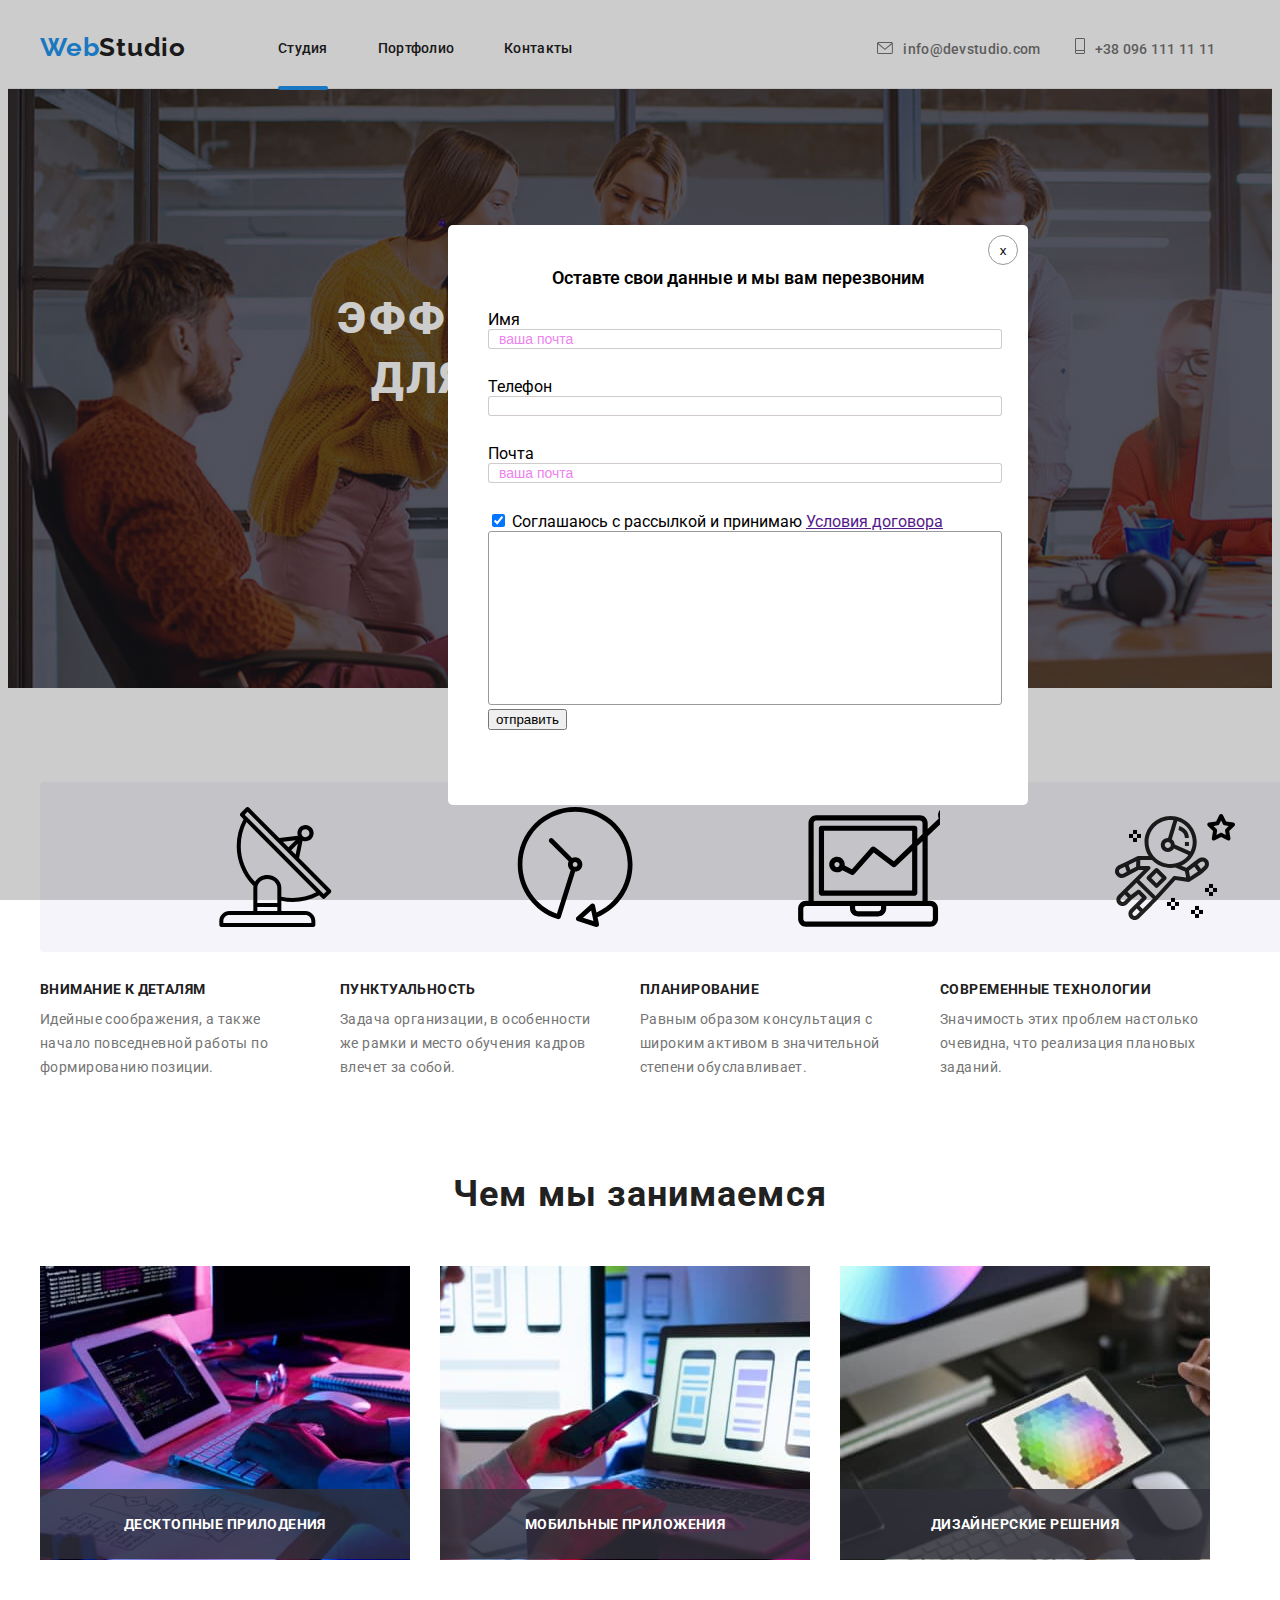
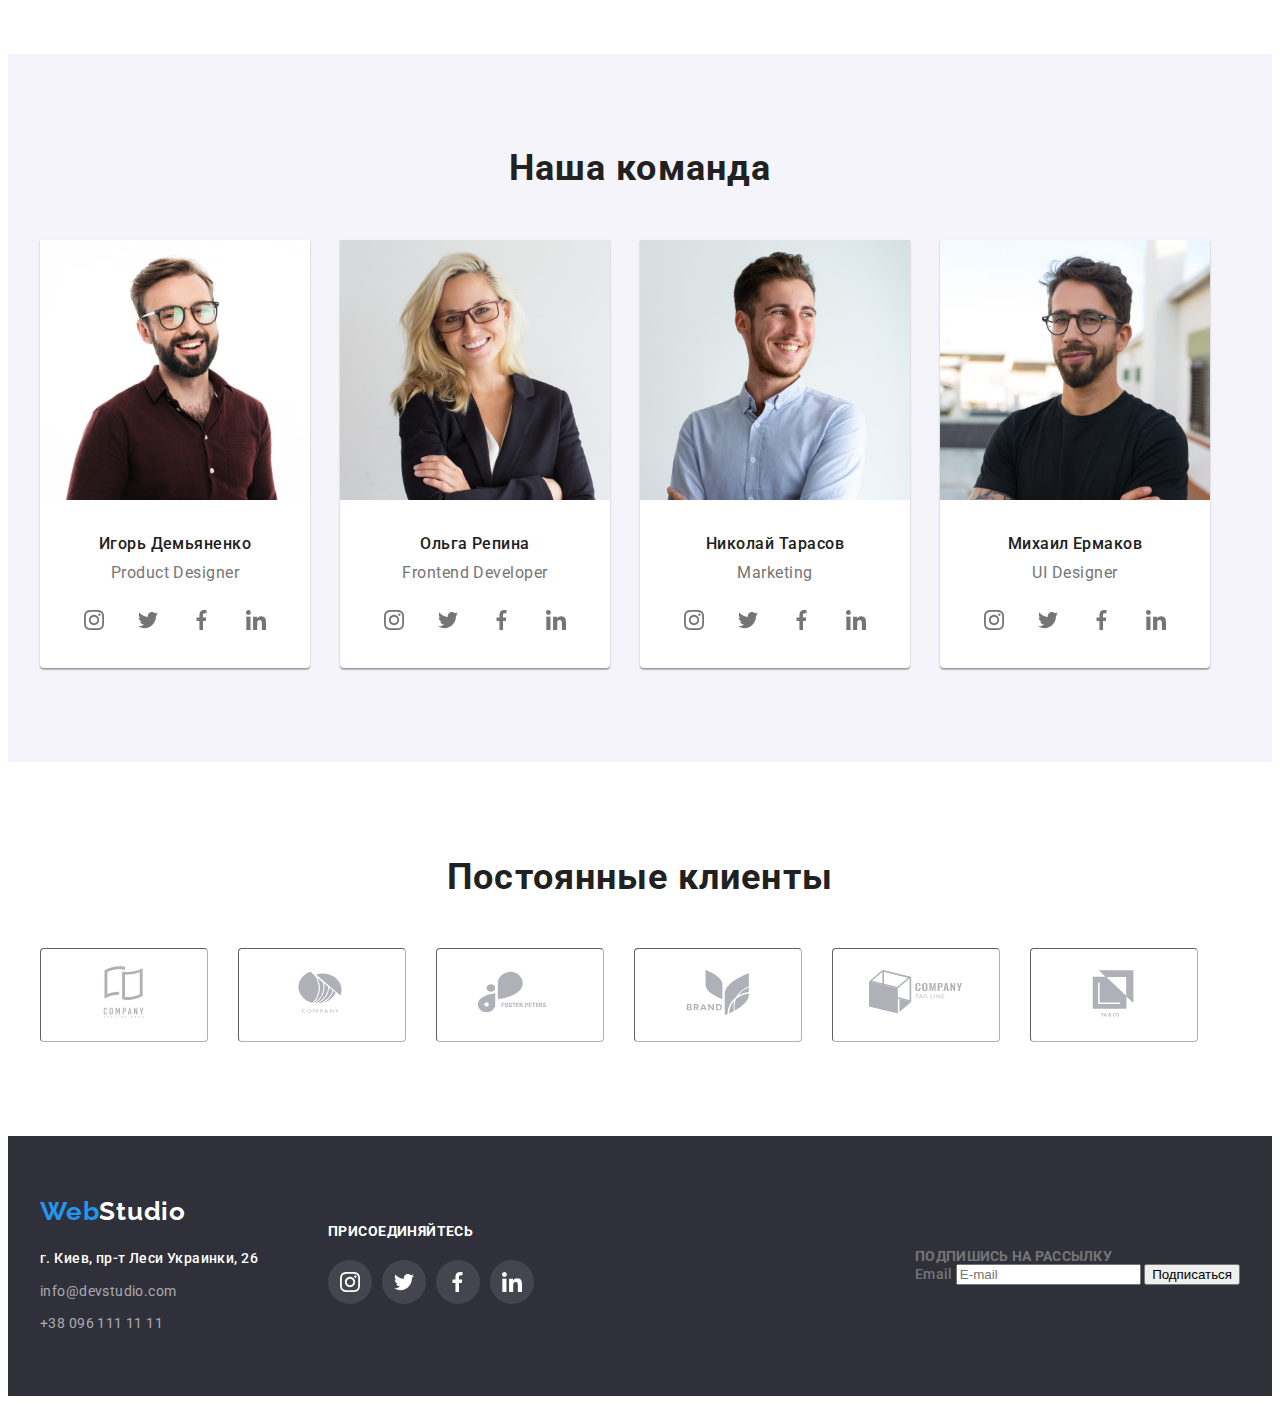
<file: index.html>
<!DOCTYPE html>
<html lang="ru">
<head>
    <meta charset="UTF-8">
    <meta http-equiv="X-UA-Compatible" content="IE=edge">
    <meta name="viewport" content="width=device-width, initial-scale=1.0">
    <title>Document</title>
    <link rel="preconnect" href="https://fonts.googleapis.com"> 
    <link rel="preconnect" href="https://fonts.gstatic.com" crossorigin> 
    <link href="https://fonts.googleapis.com/css2?family=Raleway:wght@700&family=Roboto:wght@400;500;700&display=swap" rel="stylesheet">
    <link rel="stylesheet" href="https://cdnjs.cloudflare.com/ajax/libs/modern-normalize/1.1.0/modern-normalize.min.css" integrity="sha512-wpPYUAdjBVSE4KJnH1VR1HeZfpl1ub8YT/NKx4PuQ5NmX2tKuGu6U/JRp5y+Y8XG2tV+wKQpNHVUX03MfMFn9Q==" crossorigin="anonymous" referrerpolicy="no-referrer" />
    <link rel="stylesheet" href="./css/style-2.css">
</head>
<body class="text-tiple">
    <!--Шапка class="link"-->
    <header class="header">

        <div class="header-container">
            
        <a href="./index.html" class="header-logo link"><span class="color-logo">Web</span>Studio</a>
        
        <nav class="header-nav">
            
             <ul class="header-list list">
                <li class="header-item"><a href="" class="header-link link current ">Студия</a></li>
                <li class="header-item"><a href="./portfolio.html" class="header-link activ link">Портфолио</a></li>
                <li class="header-item"><a href="" class="header-link link">Контакты</a></li>

            </ul>
        </nav>
        <div class="herader-mail-tel">
            <a class="header-mail list link header-link" href="mailto:info@devstudio.com">
            <svg class="mail-icon" width="16" height="12">
                    <use href="./img/symbol-defs.svg#icon-meil-svg"></use>
                </svg>info@devstudio.com</a>
            <a class="header-tel list link header-link" href="tel:+38 096 111 11 11"><svg class="tel-icon" width="10" height="16">
            <use href="./img/symbol-defs.svg#icon-tel-svg"></use>
        </svg>+38 096 111 11 11</a>
        </div>
                
        
 </div>
    </header>
    
 <!--Баннер-->  

 <main class="main">
    <section class="hiro-section">
        <div class="hiro-content">
            <h1 class="hiro-text">Эффективные решения для вашего бизнеса</h1>
            <button class="button" data-modal-open type="button">Заказать услугу</button> 
        </div>
    </section>

<!--Особенности-->
    <section class="unique-section">
        <div class="container">
            <ul class="link list unique-container">
                <li class="unique-list">
                    <svg class="section-box-svg" width="70" height="70">
                        <use href="./img/symbol-defs.svg#icon-Vector-1"></use>
                    </svg>
                    <h3 class="section-title">Внимание к деталям</h3>
                    <p class="section-text">Идейные соображения, а также начало повседневной работы по формированию позиции.</p>
                </li>
                <li class="unique-list">
                    <svg class="section-box-svg" width="70" height="70">
                        <use href="./img/symbol-defs.svg#icon-Vector-2"></use>
                    </svg>
                    <h3 class="section-title">Пунктуальность</h3> 
                    <p class="section-text">Задача организации, в особенности же рамки и место обучения кадров влечет за собой.</p>
                </li>
                <li class="unique-list">
                    <svg class="section-box-svg" width="70" height="70">
                        <use href="./img/symbol-defs.svg#icon-Vector-3"></use>
                    </svg>
                    <h3 class="section-title">Планирование</h3>
                    <p class="section-text">Равным образом консультация с широким активом в значительной степени обуславливает.</p>
                </li>
                <li class="unique-list">
                    <svg class="section-box-svg" width="70" height="70">
                        <use href="./img/symbol-defs.svg#icon-Vector-4"></use>
                    </svg>
                    <h3 class="section-title">Современные технологии</h3>
                    <p class="section-text">Значимость этих проблем настолько очевидна, что реализация плановых заданий.</p>
                </li>
            </ul>
        </div>

    </section>

<!--Чем мы занимаемся-->

    <section class="activity-section">
        <div class="container">
            <h2 class="activity-title">Чем мы занимаемся</h2>

            <ul class="activity-link list link">
                
        <li class="section-img">
             <img src="./img/box-1.jpg" width="370" alt="схема планшет и клавиатура">
             <div class="section-box-img"><h4 class="text-activity-imag">ДЕСКТОПНЫЕ ПРИЛОДЕНИЯ</h4></div>
            
        </li>
        <li class="section-img klon">
            <img src="./img/box-2.jpg" width="370" alt="ноутбук и телефон">
            <div class="section-box-img"><h4 class="text-activity-imag">МОБИЛЬНЫЕ ПРИЛОЖЕНИЯ</h4></div>
            
        </li>
        <li class="section-img">
            <img src="./img/box-3.jpg" width="370" alt="планшет с цветовой диаграммой">
            <div class="section-box-img"><h4 class="text-activity-imag">ДИЗАЙНЕРСКИЕ РЕШЕНИЯ</h4></div>
            
        </li>

            </ul>
        </div>
    </section>

    <!--Наша команда-->
    
    <section class="comyuniti-section">
    <div class="container">
        <h2 class="comyuniti-title">Наша команда</h2>
        <ul class="list link photo-box">
         <li class="photo-card">
            <img src="./img/team-card-1.jpg" width="270" alt="Игорь Демьяненко">
            <div class="name-box">
            <h3 class="neame-title">Игорь Демьяненко</h3>
            <p class="neame-text" lang="en">Product Designer</p>
            <ul class="social-master-list list ">
                <li class="master-social-item">
                    <a href="" class="master-social-link">
                        <svg class="master-social-icon" width="20" height="20">
                            <use href="./img/symbol-defs.svg#icon-instagram"></use>
                        </svg>
                    </a>
                </li>
                <li class="master-social-item">
                    <a href="" class="master-social-link">
                        <svg class="master-social-icon" width="20" height="20">
                            <use href="./img/symbol-defs.svg#icon-twitter"></use>
                        </svg>
                    </a>
                </li>
                <li class="master-social-item">
                    <a href="" class="master-social-link">
                            <svg class="master-social-icon" width="20" height="20">
                                <use href="./img/symbol-defs.svg#icon-facebook"></use>
                            </svg>
                        </a>
                </li>
                <li class="master-social-item">
                    <a href="" class="master-social-link">
                        <svg class="master-social-icon" width="20" height="20">
                            <use href="./img/symbol-defs.svg#icon-linkedin"></use>
                        </svg>
                    </a>
                </li>
            </ul>
            </div>
            
         </li>
        <li class="photo-card">
            <img src="./img/team-card-2.jpg" width="270" alt="Ольга Репина"> 
        <div class="name-box"> 
            <h3 class="neame-title">Ольга Репина</h3>
            <p class="neame-text" lang="en">Frontend Developer</p>
            <ul class="social-master-list list ">
                <li class="master-social-item">
                    <a href="" class="master-social-link">
                        <svg class="master-social-icon" width="20" height="20">
                            <use href="./img/symbol-defs.svg#icon-instagram"></use>
                        </svg>
                    </a>
                </li>
                <li class="master-social-item">
                    <a href="" class="master-social-link">
                        <svg class="master-social-icon" width="20" height="20">
                            <use href="./img/symbol-defs.svg#icon-twitter"></use>
                        </svg>
                    </a>
                </li>
                <li class="master-social-item">
                    <a href="" class="master-social-link">
                            <svg class="master-social-icon" width="20" height="20">
                                <use href="./img/symbol-defs.svg#icon-facebook"></use>
                            </svg>
                        </a>
                </li>
                <li class="master-social-item">
                    <a href="" class="master-social-link">
                        <svg class="master-social-icon" width="20" height="20">
                            <use href="./img/symbol-defs.svg#icon-linkedin"></use>
                        </svg>
                    </a>
                </li>
            </ul>
        </div>
         </li>
         <li class="photo-card">
        <img src="./img/team-card-3.jpg" width="270" alt="Николай Тарасов">
        <div class="name-box">
            <h3 class="neame-title">Николай Тарасов</h3>
            <p class="neame-text" lang="en">Marketing</p>
            <ul class="social-master-list list ">
                <li class="master-social-item">
                    <a href="" class="master-social-link">
                        <svg class="master-social-icon" width="20" height="20">
                            <use href="./img/symbol-defs.svg#icon-instagram"></use>
                        </svg>
                    </a>
                </li>
                <li class="master-social-item">
                    <a href="" class="master-social-link">
                        <svg class="master-social-icon" width="20" height="20">
                            <use href="./img/symbol-defs.svg#icon-twitter"></use>
                        </svg>
                    </a>
                </li>
                <li class="master-social-item">
                    <a href="" class="master-social-link">
                            <svg class="master-social-icon" width="20" height="20">
                                <use href="./img/symbol-defs.svg#icon-facebook"></use>
                            </svg>
                        </a>
                </li>
                <li class="master-social-item">
                    <a href="" class="master-social-link">
                        <svg class="master-social-icon" width="20" height="20">
                            <use href="./img/symbol-defs.svg#icon-linkedin"></use>
                        </svg>
                    </a>
                </li>
            </ul>
        </div>
        
         </li>     
         <li class="photo-card">
            <img src="./img/team-card-4.jpg" width="270" alt="Михаил Ермаков">
        <div class="name-box">
            <h3 class="neame-title">Михаил Ермаков</h3>
            <p class="neame-text" lang="en">UI Designer</p>
            <ul class="social-master-list list ">
            <li class="master-social-item">
                <a href="" class="master-social-link">
                    <svg class="master-social-icon" width="20" height="20">
                        <use href="./img/symbol-defs.svg#icon-instagram"></use>
                    </svg>
                </a>
            </li>
            <li class="master-social-item">
                <a href="" class="master-social-link">
                    <svg class="master-social-icon" width="20" height="20">
                        <use href="./img/symbol-defs.svg#icon-twitter"></use>
                    </svg>
                </a>
            </li>
            <li class="master-social-item">
                <a href="" class="master-social-link">
                        <svg class="master-social-icon" width="20" height="20">
                            <use href="./img/symbol-defs.svg#icon-facebook"></use>
                        </svg>
                    </a>
            </li>
            <li class="master-social-item">
                <a href="" class="master-social-link">
                    <svg class="master-social-icon" width="20" height="20">
                        <use href="./img/symbol-defs.svg#icon-linkedin"></use>
                    </svg>
                </a>
            </li>
        </ul>
        </div>
         </li>   
        </ul>
      </div>
    </section>
    </main>

<!-- Партнери -->
<section class="partner-section">
    <div class="container">

        <h2 class="partner-title">Постоянные клиенты</h2>

    <ul class="partner-section-svg list">

        <li class="partner-box-svg list">
            <svg class="partner-master-svg" width="106" height="60">
     <use href="./img/symbol-defs.svg#icon-Logo-1"></use>
            </svg>
        </li>
        <li class="partner-box-svg list">
        <a href=""class="partner-link-icon"></a>
        <svg class="partner-master-svg" width="106" height="60">
     <use href="./img/symbol-defs.svg#icon-Logo-2"></use>
            </svg>
        </li>
        <li class="partner-box-svg list">
        <a href=""class="partner-link-icon"></a>
        <svg class="partner-master-svg" width="106" height="60">
     <use href="./img/symbol-defs.svg#icon-Logo-3"></use>
            </svg>
        </li>
        <li class="partner-box-svg list">
        <a href=""class="partner-link-icon"></a>
        <svg class="partner-master-svg" width="106" height="60">
     <use href="./img/symbol-defs.svg#icon-Logo-4"></use>
            </svg>
        </li>
        <li class="partner-box-svg list">
    <a href=""class="partner-link-icon"></a> 
    <svg class="partner-master-svg" width="106" height="60">
    <use href="./img/symbol-defs.svg#icon-Logo-5"></use>
            </svg>
        </li>
        <li class="partner-box-svg list">
    <a href=""class="partner-link-icon"></a>   
    <svg class="partner-master-svg" width="106" height="60">
    <use href="./img/symbol-defs.svg#icon-Logo-6"></use>
            </svg>
        </li>
    </ul>
</div>
</section>
 
    <!--Footer-->
    <footer class="footer-link">
        <div class="footer-box-container">
            <div class="footer-container">
                <a href="./index.html" class="footer-logo link"><span class="color-logo">Web</span>Studio</a>
                <ul class="list footer-box">
                    <li class="footer-tex" ><a href="https://goo.gl/maps/DpGukCZTiWmog6uS7" class="gps-nav link"
                        target="blank" class="link">г. Киев, пр-т Леси Украинки, 26</a></li>
                    <li class="footer-tex"><a class="footer-list link" href="mailto:info@devstudio.com">info@devstudio.com</a></li>
                    <li class="footer-tex"><a href="tel:+38 096 111 11 11" class="footer-list link">+38 096 111 11 11</a></li>
                </ul>   
            </div>
        
            <div class="footerl-social">
                <h4 class="footer-invitation">присоединяйтесь</h4>
                <ul class="footer-master-list list ">
                    <li class="footer-social-item">
                        <a href="" class="footer-social-link">
                            <svg class="footer-social-icon" width="20" height="20">
                                <use href="./img/symbol-defs.svg#icon-instagram"></use>
                            </svg>
                        </a>
                    </li>
                    <li class="footer-social-item">
                        <a href="" class="footer-social-link">
                            <svg class="footer-social-icon" width="20" height="20">
                                <use href="./img/symbol-defs.svg#icon-twitter"></use>
                            </svg>
                        </a>
                    </li>
                    <li class="footer-social-item">
                        <a href="" class="footer-social-link">
                                <svg class="footer-social-icon" width="20" height="20">
                                    <use href="./img/symbol-defs.svg#icon-facebook"></use>
                                </svg>
                            </a>
                    </li>
                    <li class="footer-social-item">
                        <a href="" class="footer-social-link">
                            <svg class="footer-social-icon" width="20" height="20">
                                <use href="./img/symbol-defs.svg#icon-linkedin"></use>
                            </svg>
                        </a>
                    </li>
                </ul>
            </div>

            <div class="subscription">
                <h4>ПОДПИШИСЬ НА РАССЫЛКУ</h4>
                <label>
                    Email
                    <input type="text" name="" placeholder="E-mail"/>
                  </label>
                  <button type="submit">Подписаться</button>
                </form>

            </div>
        </div>
   
    </footer>
      <!-- MODAL -->
     <div class="baskdrob" data-modal>
         <div class="modal">
            <button type="button" data-modal-close class="modal-clouse-btn">x</button>
            <p class="modal-titel">Оставте свои данные и мы вам перезвоним </p> 
            <div class="modal-file">
            <form action="# " class="modal-form">
                <label for="usar name">Имя<input
                    type="text" E
                    class="modal-input"
                    placeholder="ваша почта"
                    name="user-name"
                    minlength=""
                    id="user email"
                       /></label>
                
                   <label for="number">Телефон</label>
                    <input 
                    type="number" 
                    class="modal-input"
                    placeholder=""
                    name="user-name"
                    required
                     /><label for="email">Почта<input 
                        type="email" 
                        class="modal-input"
                        placeholder="ваша почта"
                        name="user-name"
                        required
                        /></label>
                     
                     <label>
                        <input type="checkbox" name="hobby" value="music" checked />
                        Соглашаюсь с рассылкой и принимаю
                        <a href="">Условия договора</a> 
                      </label>


                <textarea 
                name="user text" 
                id="user text" 
                cols="30" 
                rows="10" 
                class="modal-text"></textarea>
              
                <button type="cumbit">отправить</button>
                
            </form>
         </div>
         
     </div>
     <script src="./js/modal.js"></script>

 
</body>
</html>
</file>
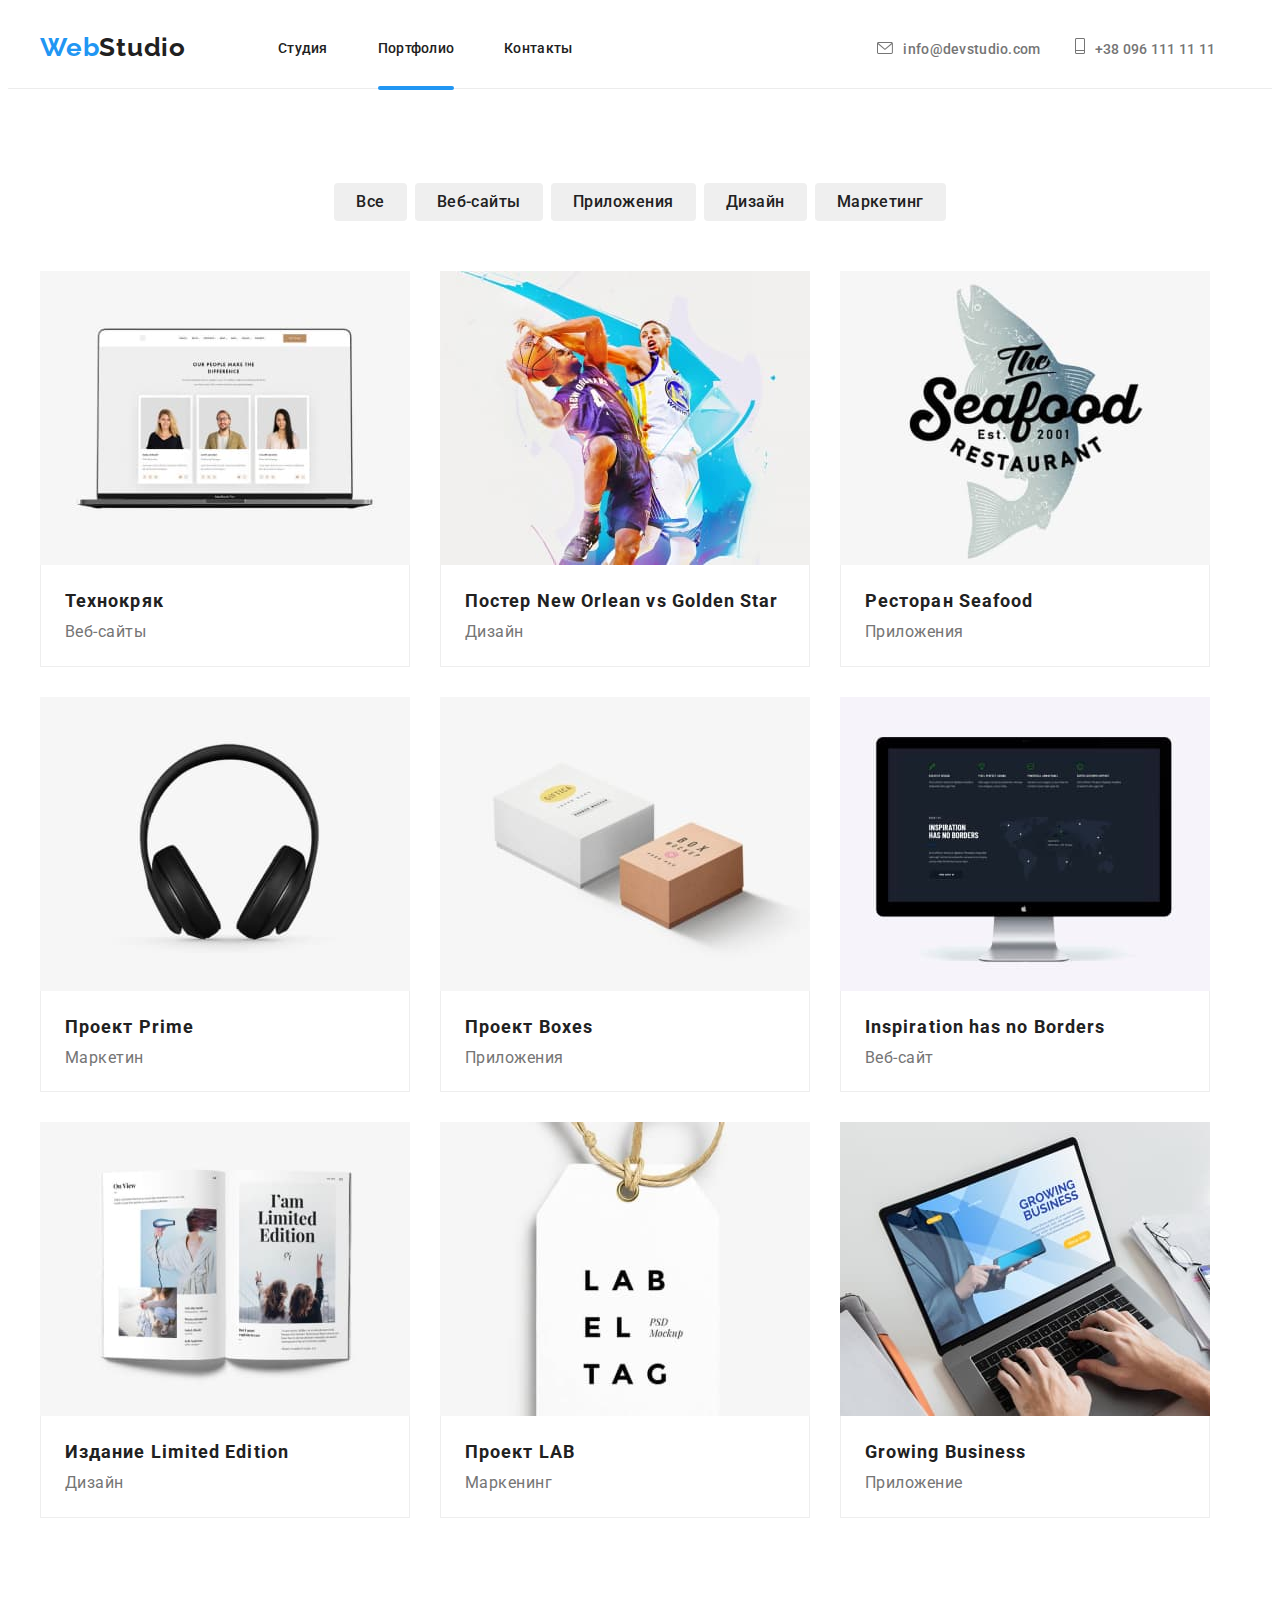
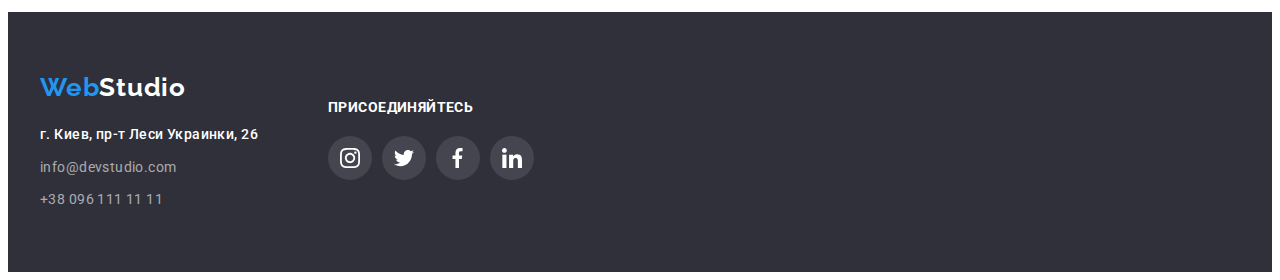
<file: portfolio.html>
<!DOCTYPE html>
<html lang="ru">
    <head>
        <meta charset="UTF-8">
        <meta http-equiv="X-UA-Compatible" content="IE=edge">
        <meta name="viewport" content="width=device-width, initial-scale=1.0">
        <title>Document</title>
        <link rel="preconnect" href="https://fonts.googleapis.com"> 
        <link rel="preconnect" href="https://fonts.gstatic.com" crossorigin> 
        <link href="https://fonts.googleapis.com/css2?family=Raleway:wght@700&family=Roboto:wght@400;500;700&display=swap" rel="stylesheet">
        <link rel="stylesheet" href="https://cdnjs.cloudflare.com/ajax/libs/modern-normalize/1.1.0/modern-normalize.min.css" integrity="sha512-wpPYUAdjBVSE4KJnH1VR1HeZfpl1ub8YT/NKx4PuQ5NmX2tKuGu6U/JRp5y+Y8XG2tV+wKQpNHVUX03MfMFn9Q==" crossorigin="anonymous" referrerpolicy="no-referrer" />
        <link rel="stylesheet" href="./css/style-2.css">
    </head>
<body class="text-tiple">
    <!--Шапка class="link"-->
    <header class="header">

        <div class="header-container">
            
        <a href="./index.html" class="header-logo link"><span class="color-logo">Web</span>Studio</a>
        
        <nav class="header-nav">
            
             <ul class="header-list list">
                <li class="header-item"><a href="" class="header-link link  ">Студия</a></li>
                <li class="header-item"><a href="./portfolio.html" class="header-link link current" >Портфолио</a></li>
                <li class="header-item"><a href="" class="header-link link">Контакты</a></li>

            </ul>
        </nav>
        <div class="herader-mail-tel">
            <a class="header-mail list link header-link" href="mailto:info@devstudio.com">
            <svg class="mail-icon" width="16" height="12">
                    <use href="./img/symbol-defs.svg#icon-meil-svg"></use>
                </svg>info@devstudio.com</a>
            <a class="header-tel list link header-link" href="tel:+38 096 111 11 11"><svg class="tel-icon" width="10" height="16">
            <use href="./img/symbol-defs.svg#icon-tel-svg"></use>
        </svg>+38 096 111 11 11</a>
        </div>
                
        
 </div>
    </header>

    <section class="gallery-section">
        <div class="gallery-container">
        <ul class="list link button-box">
            <Li class="button-section"><button type="button" class="button-nav">Все</button></Li>
            <Li class="button-section"><button type="button" class="button-nav">Веб-сайты</button></Li>
            <Li class="button-section"><button type="button" class="button-nav">Приложения</button></Li>
            <Li class="button-section"><button type="button" class="button-nav">Дизайн</button></Li>
            <Li class="button-section"><button type="button" class="button-nav">Маркетинг</button></Li>    
        </ul>
        <ul class="site-nav list"> 
            <li class="gallery-box boxing-tansform">
                     <div class="masters-item-wrap">
                    <img src="./img/commodity-card-1.jpg" alt="ноутбук" width="370" height="294">
                    <p class="gallerey-text-product">
                        Технокряк это современная площадка распространения коронавируса. Компании используют эту платформу для цифрового шпионажа и атак на защищённые сервера конкурентов.
                    </p>
                    </div>
                
        <div class="gallerey-content-box">
                    <h2 class="galerey-title">Технокряк</h2>
                    <p class="content-text">Веб-сайты</p>
        </div>
            </li>
            <li class="gallery-box boxing-tansform"> 
                <img src="./img/commodity-card-2.jpg" alt="игрв в баскетбол" width="370" height="294">
                <div class="gallerey-content-box">
                <h2 class="galerey-title">Постер New Orlean vs Golden Star</h2>
                <p class="content-text">Дизайн</p>
                </div>
                
            </li>
            <li class="gallery-box boxing-tansform"> 
                <img src="./img/commodity-card-3.jpg" alt="баннер" width="370" height="294">
                <div class="gallerey-content-box">
                <h2 class="galerey-title">Ресторан Seafood</h2>
                <p class="content-text">Приложения</p>
                </div>
                
            </li>
            <li class="gallery-box boxing-tansform"> 
                <img src="./img/commodity-card-4.jpg" alt="наушники" width="370" height="294">
                <div class="gallerey-content-box">
                 <h2 class="galerey-title">Проект Prime</h2>
                <p class="content-text">Маркетин</p>   
                </div>
                
            </li>
            <li class="gallery-box boxing-tansform"> 
                <img src="./img/commodity-card-5.jpg" alt="коробки" width="370" height="294">
                <div class="gallerey-content-box">
                 <h2 class="galerey-title">Проект Boxes</h2>
                <p class="content-text">Приложения</p>   
                </div>
                
            </li>
            <li class="gallery-box boxing-tansform"> 
                <img src="./img/commodity-card-6.jpg" alt="монитор" width="370" height="294">
                <div class="gallerey-content-box">
                 <h2 class="galerey-title">Inspiration has no Borders</h2>
                <p class="content-text">Веб-сайт</p>   
                </div>
                
            </li>
            <li class="gallery-box boxing-tansform"> 
                <img src="./img/commodity-card-7.jpg" alt="книга" width="370" height="294">
                <div class="gallerey-content-box">
                 <h2 class="galerey-title">Издание Limited Edition</h2>
                <p class="content-text">Дизайн</p>   
                </div>
                
            </li>
            <li class="gallery-box boxing-tansform"> 
                <img src="./img/commodity-card-8.jpg" alt="" width="370" height="294">
                <div class="gallerey-content-box">
                 <h2 class="galerey-title">Проект LAB</h2>
                <p class="content-text">Mаркенинг</p>   
                </div>
                
            </li>
            <li class="gallery-box boxing-tansform">
                <img src="./img/commodity-card-9.jpg" alt="ноутбук с руками" width="370" height="294">
                <div class="gallerey-content-box">
                 <h2 class="galerey-title">Growing Business</h2>
                <p class="content-text">Приложение</p>   
                </div>
                
            </li>
            </ul>
        </div>
        </section>

        <!--Footer-->
         
        <footer class="footer-link">
            <div class="footer-box-container">
                <div class="footer-container">
                    <a href="./index.html" class="footer-logo link"><span class="color-logo">Web</span>Studio</a>
                    <ul class="list footer-box">
                        <li class="footer-tex" ><a href="https://goo.gl/maps/DpGukCZTiWmog6uS7" class="gps-nav link"
                            target="blank" class="link">г. Киев, пр-т Леси Украинки, 26</a></li>
                        <li class="footer-tex"><a class="footer-list link" href="mailto:info@devstudio.com">info@devstudio.com</a></li>
                        <li class="footer-tex"><a href="tel:+38 096 111 11 11" class="footer-list link">+38 096 111 11 11</a></li>
                    </ul>   
                </div>
            
                <div class="footerl-social">
                    <h4 class="footer-invitation">присоединяйтесь</h4>
                    <ul class="footer-master-list list ">
                        <li class="footer-social-item">
                            <a href="" class="footer-social-link">
                                <svg class="footer-social-icon" width="20" height="20">
                                    <use href="./img/symbol-defs.svg#icon-instagram"></use>
                                </svg>
                            </a>
                        </li>
                        <li class="footer-social-item">
                            <a href="" class="footer-social-link">
                                <svg class="footer-social-icon" width="20" height="20">
                                    <use href="./img/symbol-defs.svg#icon-twitter"></use>
                                </svg>
                            </a>
                        </li>
                        <li class="footer-social-item">
                            <a href="" class="footer-social-link">
                                    <svg class="footer-social-icon" width="20" height="20">
                                        <use href="./img/symbol-defs.svg#icon-facebook"></use>
                                    </svg>
                                </a>
                        </li>
                        <li class="footer-social-item">
                            <a href="" class="footer-social-link">
                                <svg class="footer-social-icon" width="20" height="20">
                                    <use href="./img/symbol-defs.svg#icon-linkedin"></use>
                                </svg>
                            </a>
                        </li>
                    </ul>
                </div>
            </div>
       
        </footer>
    </body>
    </html>
          
    <!---->
</file>
<file: css/style-2.css>
:root{
    --header-text-color:#212121;
    --second-text-color:#757575;
    --additional-text-color:#2196F3;
    --main-bkg-color:#2F303A;
    --heder-bkg-color:#ffffff;
}

body {
    font-family: Roboto, sans-serif;
}


p, 
h1, 
h2, 
h3, 
h4,
h5, 
h6 {
    margin : 0;
} 




 ul {
    margin : 0;
    padding: 0;
 }


 button{
    cursor: pointer;
 }


.list {
    list-style: none;
}


.link {
    text-decoration: none;
}



.button-nav:hover,
.button-nav:focus {
    background-color: var(--additional-text-color);
    color: white;
    box-shadow: 0px 3px 1px rgba(0, 0, 0, 0.1), 0px 1px 2px rgba(0, 0, 0, 0.08), 0px 2px 2px rgba(0, 0, 0, 0.12);
    border-radius: 4px;
} 

/*------- Header---- */

.list {
    list-style: none;
}


.link {
    text-decoration: none;
}

.header-link:hover svg ,
.header-link:focus svg {
    fill: var(--additional-text-color);

}



.button-nav:hover,
.button-nav:focus{
    background-color: var(--additional-text-color);
    
} 



/*------- Header---- */

.header {
    margin: auto;
    background: #FFFFFF;
    border-bottom-width: 1px;
    border-bottom-style: solid;
    padding-top: 24px;
    padding-bottom: 25px;
    padding-left: 15px;
    padding-right: 15px;
    border-bottom-color: #ECECEC;
}


.header-container{
    width: 1200px;
    display: flex;
    margin: 0px auto;
}

.header-nav {
    margin-left: 43px;
    margin-top: auto;
    margin-bottom: auto;
}

.header-list {
    display: flex;
    margin: 0px auto;

}

.header-item { 
    margin-left: 50px;

 }


.herader-mail-tel{
    display: block;
    margin-left: 305px;
    margin-top: auto;
    margin-bottom: auto;
}


.header-link {
    font-style: normal;
    font-weight: 500;
    font-size: 14px;
    line-height: 1.14;
    letter-spacing: 0.02em;
    color:var(--header-text-color);
    position: relative;
    transition-property: color;
    transition-duration: 500ms;

}

.header-link:hover,
.header-link:focus{
    color: var(--additional-text-color);

}



.header-link.current::after {
    content: '';
    width: 100%;
    height: 4px;
    border-radius: 2px;
    background-color: var(--additional-text-color);
    position: absolute;
    left: 0;
    bottom: 0;
    bottom: -34px;

} 


.header-mail {
    fill: currentColor;
    color: var(--second-text-color);
}

.mail-icon{
    margin-right: 10px;
    padding-top: auto
}

.header-tel {
    margin-left: 30px;
    fill: currentColor;
    color: var(--second-text-color);
}

.tel-icon{
    margin-right: 10px;

}


 .header-info {
    display: flex;
    margin-left: 331px;
 }

.header-logo{
    display: inline-block;
    font-family: Raleway;
    font-style: normal;
    font-weight: bold;
    font-size: 26px;
    line-height: 1.19;
    letter-spacing: 0.03em;
    color: var(--header-text-color);
    width: 145px;
    height: 31px;

    

    
}   

.color-logo{
    color: var(--additional-text-color);
}



/* --------Баннер------- */

.hiro-section{
    background-image:linear-gradient(rgba(47, 48, 58, 0.4),rgba(47, 48, 58, 0.4)), url(../img/hiro-bg1.png);
    padding-top: 200px;
    padding-bottom: 200px;
    padding-left: 15px;
    padding-right: 15px;
    left: 0px;
    margin:0px auto;

}
    
.hiro-text {
    display: block;
    width: 696px;
    margin: 0px auto;
    font-style: normal;
    font-weight: 900;
    font-size: 44px;
    line-height: 1.36;
    text-align: center;
    letter-spacing: 0.06em;    
    text-transform: uppercase;
    margin-bottom: 30px;
    color: #FFFFFF;
}

.button {
    font-size: 16px;
    line-height: 1.86;
    display: flex;
    align-items: center;
    text-align: center;
    letter-spacing: 0.06em;
    color: #FFFFFF;
    padding: 10px 32px;
    display: block;
    margin: 0px auto;
    background: #2196F3;
    box-shadow: 0px 4px 4px rgba(0, 0, 0, 0.15);
    border-radius: 4px;
    border: 0px;
}
 
/* ------Особенносьти----- */


.container{
    width: 1200px;
    margin: 0px auto;
    padding-left: 15px;
    padding-right: 15px;
}


.unique-section{ 
    padding-top: 94px;
    padding-bottom: 47px;
    

}


.unique-container{
    display: flex;


}

.unique-list{
    width: 270px;
    margin-right: 30px;

}
.unique-list:last-child{
    margin-right: 0px;
}

.section-box-svg{
    padding: 25px 100px;
    display: flex;
    margin: auto;
    height: 120px;
    width: 270px;
    background: #F5F4FA;
    border-radius: 4px;
    
    
}


.section-list{
    display: flex;
    width: 1200px;
    margin:0px auto;
    justify-content: center;
    align-items: center;
}




.section-title{
    margin-top: 30px;
    margin-bottom: 10px;
    font-size: 14px;
    line-height: 1.14;
    letter-spacing: 0.03em;
    text-transform: uppercase;
    color:var(--header-text-color)
}
   


.section-text{
    font-size: 14px;
    line-height: 1.71;
    letter-spacing: 0.03em;
    color: #757575;
}


/* ------Чем заниматся----- */

.activity-section{
    padding-top: 47px;
    padding-bottom: 94px;

    
}


.activity-title{
    font-size: 36px;
    line-height: 1.16;
    text-align: center;
    letter-spacing: 0.03em;
    margin-bottom: 50px;
    color: #212121;
}

.activity-link {
    display: flex;
    
}



.section-img {
     width: 370px;
    height: 294px;
    margin-right: 30px;
}

.section-img:last-child{
    margin-right: 0px;
}
   

.section-box-img{
    position: relative;
    top: -75px;
    width: 370px;
    height: 70px;
    background: rgba(47, 48, 58, 0.8);
}

.text-activity-imag{
    font-size: 14px;
    line-height: 16px;
    text-align: center;
    letter-spacing: 0.03em;
    padding-top: 27px;
    padding-bottom: 27px;
    color: #FFFFFF;
}

/* ---Наша команда--- */

.comyuniti-section{
    padding-top: 94px;
    padding-bottom: 94px;
    background: #F5F4FA;
}




.comyuniti-title {
 
    font-size: 36px;
    line-height: 1.16;
    text-align: center;
    letter-spacing: 0.03em;
    color: #212121;
}

.photo-box {
    display: flex;
    margin: auto;
    margin-top: 50px;
}
.name-box {
    padding-top: 30px;
    padding-bottom: 30px;
}

.neame-title{
    font-weight: 500;
    font-size: 16px;
    line-height: 19px;
    text-align: center;
    letter-spacing: 0.03em;
    color: #212121;
    margin-bottom: 10px;
}

.neame-text{
    font-size: 16px;
    line-height: 19px;
    text-align: center;
    letter-spacing: 0.03em;
    color: #757575;
}

.master-social-link{
    width: 44px;
    height: 44px;
    background-color: #ffffff;
    border-radius: 50%;
    display: flex;
    margin-bottom: 16px;
    justify-content: center;
    align-items: center;
    background-color: #ffffff;
    transition-property: background-color;
    transition-duration: 1000ms;
    transition-timing-function:cubic-bezier(0.4, 0, 0.2, 1) ;
}


.social-master-list{
    display: flex;
    justify-content: center;
    margin-top: 16px;
}

.master-social-item + .master-social-item{
    margin-left: 10px;
}


.photo-card {
    width: 270px;
    height: 428px;
    background-color: white;
    box-shadow: 0px 1px 3px rgba(0, 0, 0, 0.12), 0px 1px 1px rgba(0, 0, 0, 0.14), 0px 2px 1px rgba(0, 0, 0, 0.2);
    border-radius: 0px 0px 4px 4px;
     margin-right: 30px;

}
.photo-card:last-child{
    margin-right: 0px;
}
/* .photo-card:first-child{
    margin-left: 0px;
} */

.master-social-icon{
    fill: #757575
}

.master-social-link:hover,
.master-social-link:focus{
    background-color:var(--additional-text-color);
}    

.master-social-link:hover svg ,
.master-social-link:focus svg {
    
    fill: var(--heder-bkg-color);
}



/* ------partner---- */

.partner-section{
    padding-top: 94px;
    padding-bottom: 94px;


}

.partner-title{
    font-size: 36px;
    line-height: 42px;
    text-align: center;
    letter-spacing: 0.03em;
    color: #212121;
}
    

.partner-section-svg{
    margin-top: 50px;
    display: flex;
}


.partner-box-svg{
    border: 1px inset #AFB1B8;
    box-sizing: border-box;
    border-radius: 4px;
    padding: 14px 30px;
    margin-right: 30px;
    fill: #AFB1B8;
    transition-property: transform;
    transition-duration: 500ms;
    
}

.partner-box-svg:last-child{
    margin-right: 0px;
}


.partner-link-icon{
    fill: #AFB1B8;
}

.partner-box-svg:hover,
.partner-box-svg:focus{
    border: 1px solid #2196F3; 
    fill:var(--additional-text-color);
    transform: scale(1.5);
    transition-timing-function:cubic-bezier(0.4, 0, 0.2, 1);
    

}


/* -----Foooter------ */

.footer-link{
    margin: 0px auto;
    padding-top: 60px;
    padding-bottom: 60px;
    font-weight: 500;
    font-size: 14px;     
    line-height: 16px;
    letter-spacing: 0.02em;
    color: #757575;
    background-color: var(--main-bkg-color)

}
.footer-box{
    min-height: 81px;
margin-top: 20px;
}



.footer-master-list{
    display: flex;
    justify-content: center;
    margin-top: 20px;
}
    
.footer-invitation{
    font-size: 14px;
    line-height: 1.14;
    letter-spacing: 0.03em;
    text-transform: uppercase;
    color: #FFFFFF;
    }
    
.footer-box-container{
    width: 1200px;
    margin: auto;
    display: flex;
    padding-left: 15px;
    padding-right: 15px;
    justify-content: center;
    align-items: center;
    flex-wrap: nowrap;
    align-content: center;

}
    
.footerl-social{
    width: 206px;
    margin: 0px auto;
    margin-left: 70px;
    margin-top: 12px;
    justify-content: center;
}
    
.footer-social-item + .footer-social-item{
    margin-left: 10px;
}




.footer-logo{
    font-family: Raleway;
    font-style: normal;
    font-weight: bold;
    font-size: 26px;
    line-height: 1.19;
    letter-spacing: 0.03em;
    color: white;
    width: 145px;
    height: 31px;  
}
.footer-social-link{
    width: 44px;
    height: 44px;
    background-color: #ffffff;
    border-radius: 50%;
    display: flex;
    margin-bottom: 16px;
    justify-content: center;
    align-items: center;
    background-color: rgba(255, 255, 255, 0.1);
    fill: #ffffff;
    transition: cubic-bezier(0.23, 1, 0.320, 1);
    transition-duration: 500ms;
    transition-timing-function: linear;
    

}



.footer-social-link:hover,
.footer-social-link:focus{
    transform: scale(1.5);
    background-color:rgba(33, 150, 243, 1);
    
}



.footer-tex{
    margin-top: 9px;
}


.footer-list{
    font-family: Roboto;
    font-style: normal;
    font-weight: normal;
    font-size: 14px;
    line-height: 1.71;
    letter-spacing: 0.03em;
    color: rgba(255, 255, 255, 0.6);  
} 

.gps-nav {
    font-size: 14px;
    line-height: 1.71;
    letter-spacing: 0.03em;
    color: #FFFFFF;
}


/* -----portfolio------ */

.gallery-section{
    padding-top: 94px;
    padding-bottom: 94px;

}



 .gallery-container{
    width: 1200px;
    margin: auto;
    padding-left: 15px;
    padding-right: 15px;
   
}


.button-nav {
    font-family: Roboto;
    font-style: normal;
    font-weight: 500;
    font-size: 16px;
    line-height: 26px;
    text-align: center;
    letter-spacing: 0.03em;
    border-radius: 4px;
    color:var(--header-text-color);
    padding: 6px 22px;
    border: 0px;
    transition: bacgraund-color 300ms linear, color 300ms linear;

}

.galerey-title{
    font-style: normal;
    font-weight: bold;
    font-size: 18px;
    line-height: 2;
    letter-spacing: 0.06em;
    color: var(--header-text-color);
    
}

.button-box{
    display: flex;
    margin-bottom: 50px;
    
}

.button-section{
    margin-left: 4px;
    margin-right: 4px;
}

.gallerey-content-box{
    padding: 20px 24px;
    border: 1px solid #EEEEEE;
    border-top: none;
    margin-top: -6px;
}


.site-nav{
    display: flex;
    flex-wrap: wrap;

}



.content-text{
    font-size: 16px;
    line-height: 1.66;
    letter-spacing: 0.03em;
    color: #757575;
    
    }    

.gallery-box{   
    background: #FFFFFF;
    margin-right: 30px; 
    margin-top: 30px;
}

.gallery-box:nth-child(-n + 3){
    margin-top: 0px;
}

.gallery-box:nth-child(3n + 3){
    margin-right: 0px;
}

.gallery-box:hover,
.gallery-box:focus{
    transition-duration: 250ms;
    box-sizing: content-box;
    box-shadow: 0px 1px 1px rgba(0, 0, 0, 0.12),
    0px 4px 4px rgba(0, 0, 0, 0.06),
    1px 4px 6px rgba(0, 0, 0, 0.16);
}
   

.button-section:last-child{
    margin-right: auto;
}
.button-section:first-child{
    margin-left: auto;
}

.gallerey-text-product{
    position: absolute;
    top: 0px;
    left: 0px;
    background: rgba(33, 150, 243, 0.9);
    width: 370px;
    height: 294px;
    font-style: normal;
    font-weight: normal;
    font-size: 18px;
    line-height: 1.55;
    letter-spacing: 0.03em;
    color: #FFFFFF;
    padding: 63px 24px;
    height: 100%; 
    transform: translateY(100%);
    transition: transform 250ms linear;

}

.masters-item-wrap{
    position: relative;
    overflow: hidden;
}

.gallery-box:hover .gallerey-text-product,
.gallery-box:focus .gallerey-text-product{
    transform: translateY(0);
    transition-timing-function: cubic-bezier(0.6, 0.04, 0.98, 0.335);
}


/* _______Модалка_____ */


 .baskdrob {
     position: fixed;
     top: 0;
     left: 0;
     height: 100vh;
     width: 100vw;
     background: rgba(0, 0, 0, 0.2);
     transition: opacity 250ms ease-in-out, visibility 250ms ease-in-out;

 }

 .modal {
     width: 500px;
     min-height: 500px;
     background-color: white;
     border-radius: 5px;
     position: relative;
     top: 25%;
     left: 35%;
     transform: translate( 0%,0%);
     padding: 40px;
     
 }


 .modal-clouse-btn {
     width: 30px;
     height: 30px;
     border-radius: 50%;
     background-color: transparent;
     border: 1px solid #999999;
     position: absolute;
     right: 10px;
     top: 10px;

 }

.baskdrob.is-hidden {
    opacity: 0;
    visibility: hidden;
    pointer-events: none;


}

.modal-titel{
    font-weight: 600;
    line-height: 1.4;
    font-size: 18px;
    text-align: center;
    margin-bottom: 20px ;
}


.modal-input{
    width: 100%;
    height: 40;
    margin-bottom: 28px;
    border: 1px solid #a99e9e8b;
    border-radius: 3px;
    padding-left: 10px;
    color: var(--header-text-color);
    font-size: 14px;

}

.modal-input::placeholder{
    color: violet;
    font-size: 14px;

}

.modal-lable {
    font-size: 12px;
    display: block;
}

.modal-text {
    width: 100%;
    height: 100%;
    border: 1px solid #999999;
    border-radius: 3px ;
    padding-left:10px ;
    padding-top:10px ;
    color: var(--additional-text-color);
    font-size: 14px;
    resize: none;


}
</file>
